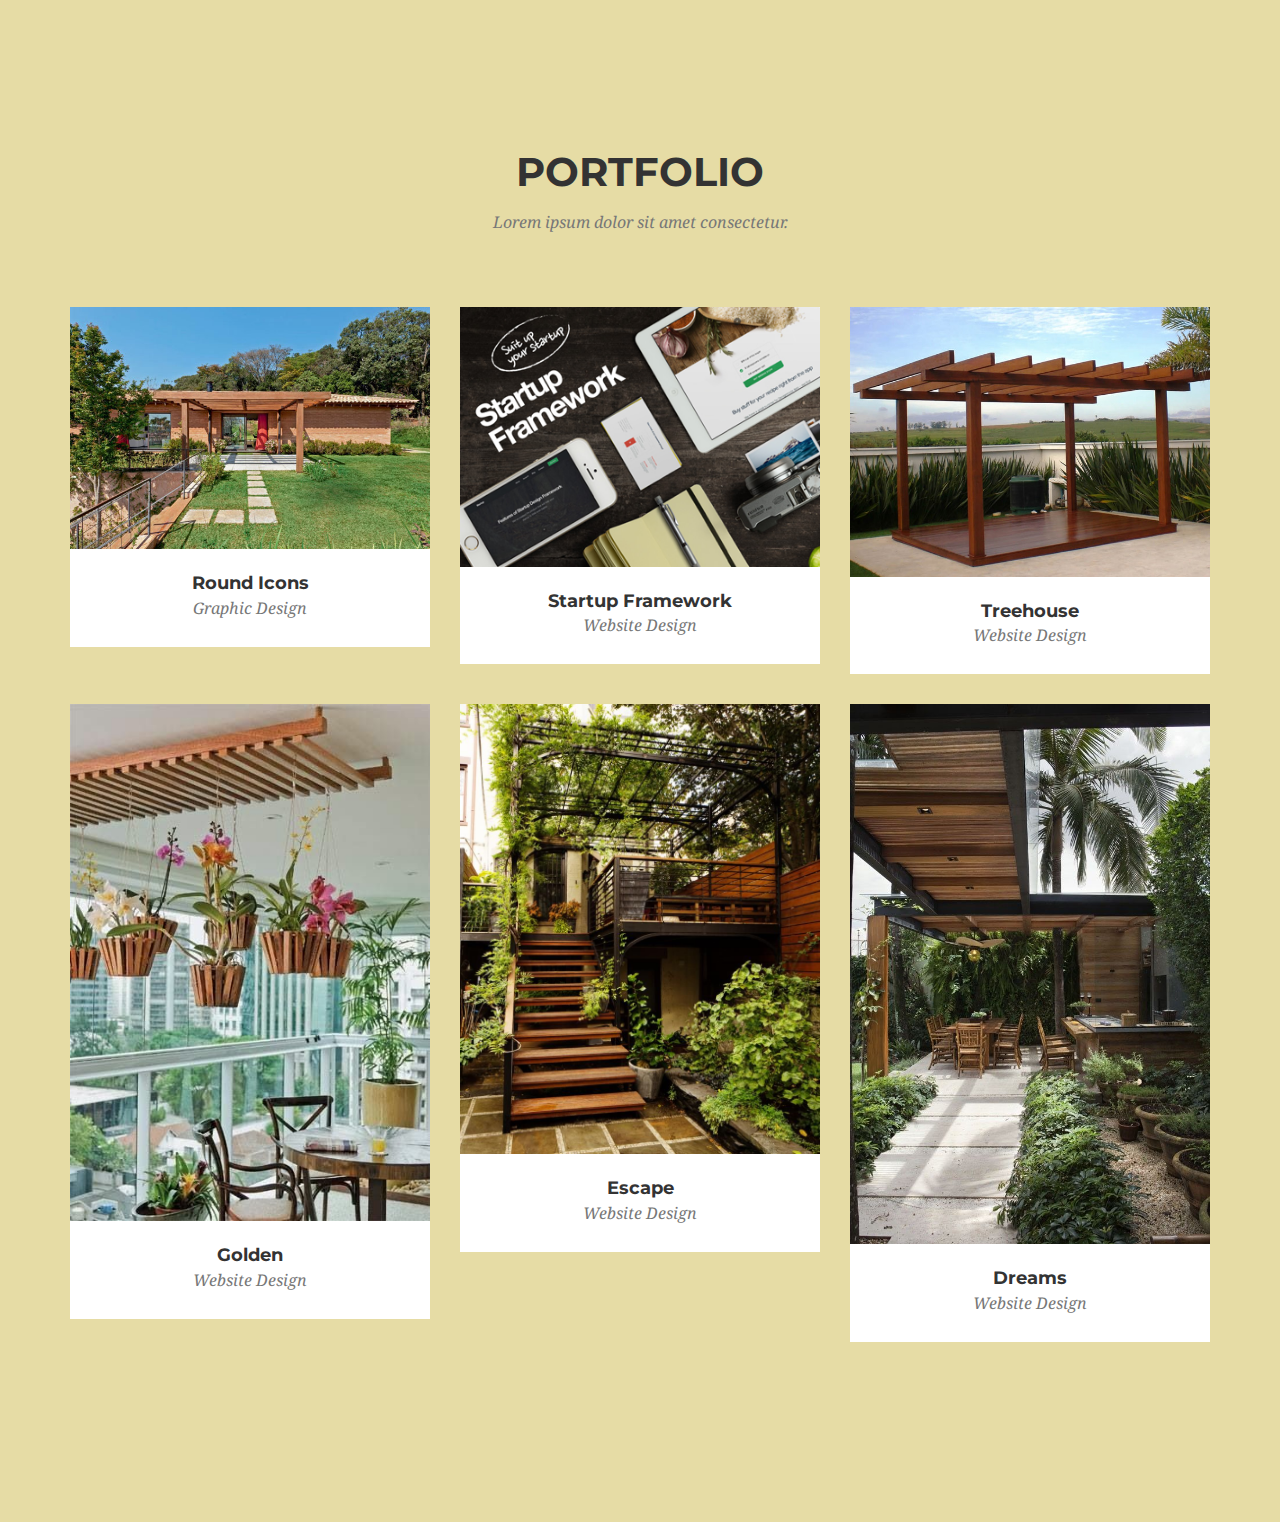
<file: modelo de container de fotos.html>
<html>
<head>
   
    
    
     <meta charset="utf-8"/>
    <meta http-equiv="X-UA-Compatible" content="IE=edge"/>
    <meta name="viewport" content="width=device-width, initial-scale=1"/>
    <meta name="description" content=""/>
    <meta name="author" content=""/>

    <title>Rustico Madeiras</title>

    <!-- Bootstrap Core CSS -->
    <link href="css/bootstrap.min.css" rel="stylesheet"/>

    <!-- Custom CSS -->
    <link href="css/agency.css" rel="stylesheet"/>

    <!-- Custom Fonts -->
    <link href="font-awesome/css/font-awesome.min.css" rel="stylesheet" type="text/css"/>
    <link href="https://fonts.googleapis.com/css?family=Montserrat:400,700" rel="stylesheet" type="text/css"/>
    <link href='https://fonts.googleapis.com/css?family=Kaushan+Script' rel='stylesheet' type='text/css'/>
    <link href='https://fonts.googleapis.com/css?family=Droid+Serif:400,700,400italic,700italic' rel='stylesheet' type='text/css'/>
    <link href='https://fonts.googleapis.com/css?family=Roboto+Slab:400,100,300,700' rel='stylesheet' type='text/css'/>

    <!-- HTML5 Shim and Respond.js IE8 support of HTML5 elements and media queries -->
    <!-- WARNING: Respond.js doesn't work if you view the page via file:// -->
    <!--[if lt IE 9]>
        <script src="https://oss.maxcdn.com/libs/html5shiv/3.7.0/html5shiv.js"></script>
        <script src="https://oss.maxcdn.com/libs/respond.js/1.4.2/respond.min.js"></script>
    <![endif]-->
    
    
</head>

    <section id="portfolio" class="bg-light-gray">
    <div class="container">
            <div class="row">
                <div class="col-lg-12 text-center">
                    <h2 class="section-heading">Portfolio</h2>
                    <h3 class="section-subheading text-muted">Lorem ipsum dolor sit amet consectetur.</h3>
                </div>
            </div>
            <div class="row">
                <div class="col-md-4 col-sm-6 portfolio-item">
                    <a href="#portfolioModal1" class="portfolio-link" data-toggle="modal">
                        <div class="portfolio-hover">
                            <div class="portfolio-hover-content">
                                <i class="fa fa-plus fa-3x"></i>
                            </div>
                        </div>
                        <img src="img/portfolio/roundicons.png" class="img-responsive" alt="">
                    </a>
                    <div class="portfolio-caption">
                        <h4>Round Icons</h4>
                        <p class="text-muted">Graphic Design</p>
                    </div>
                </div>
                <div class="col-md-4 col-sm-6 portfolio-item">
                    <a href="#portfolioModal2" class="portfolio-link" data-toggle="modal">
                        <div class="portfolio-hover">
                            <div class="portfolio-hover-content">
                                <i class="fa fa-plus fa-3x"></i>
                            </div>
                        </div>
                        <img src="img/portfolio/startup-framework.png" class="img-responsive" alt="">
                    </a>
                    <div class="portfolio-caption">
                        <h4>Startup Framework</h4>
                        <p class="text-muted">Website Design</p>
                    </div>
                </div>
                <div class="col-md-4 col-sm-6 portfolio-item">
                    <a href="#portfolioModal3" class="portfolio-link" data-toggle="modal">
                        <div class="portfolio-hover">
                            <div class="portfolio-hover-content">
                                <i class="fa fa-plus fa-3x"></i>
                            </div>
                        </div>
                        <img src="img/portfolio/treehouse.png" class="img-responsive" alt="">
                    </a>
                    <div class="portfolio-caption">
                        <h4>Treehouse</h4>
                        <p class="text-muted">Website Design</p>
                    </div>
                </div>
                <div class="col-md-4 col-sm-6 portfolio-item">
                    <a href="#portfolioModal4" class="portfolio-link" data-toggle="modal">
                        <div class="portfolio-hover">
                            <div class="portfolio-hover-content">
                                <i class="fa fa-plus fa-3x"></i>
                            </div>
                        </div>
                        <img src="img/portfolio/golden.png" class="img-responsive" alt="">
                    </a>
                    <div class="portfolio-caption">
                        <h4>Golden</h4>
                        <p class="text-muted">Website Design</p>
                    </div>
                </div>
                <div class="col-md-4 col-sm-6 portfolio-item">
                    <a href="#portfolioModal5" class="portfolio-link" data-toggle="modal">
                        <div class="portfolio-hover">
                            <div class="portfolio-hover-content">
                                <i class="fa fa-plus fa-3x"></i>
                            </div>
                        </div>
                        <img src="img/portfolio/escape.png" class="img-responsive" alt="">
                    </a>
                    <div class="portfolio-caption">
                        <h4>Escape</h4>
                        <p class="text-muted">Website Design</p>
                    </div>
                </div>
                <div class="col-md-4 col-sm-6 portfolio-item">
                    <a href="#portfolioModal6" class="portfolio-link" data-toggle="modal">
                        <div class="portfolio-hover">
                            <div class="portfolio-hover-content">
                                <i class="fa fa-plus fa-3x"></i>
                            </div>
                        </div>
                        <img src="img/portfolio/dreams.png" class="img-responsive" alt="">
                    </a>
                    <div class="portfolio-caption">
                        <h4>Dreams</h4>
                        <p class="text-muted">Website Design</p>
                    </div>
                </div>
            </div>
        </div>
    
    </section>
    

</html>
</file>
<file: css/agency.css>
body{overflow-x:hidden;font-family:"Roboto Slab","Helvetica Neue",Helvetica,Arial,sans-serif;}.text-muted{color:#777;}.text-primary{color:#fed136;}p{font-size:14px;line-height:1.75}p.large{font-size:16px}a,a:hover,a:focus,a:active,a.active{outline:0}a{color:#fed136; }a:hover,a:focus,a:active,a.active{color:#fec503}
h1,h2,h3,h4,h5,h6{font-family:Montserrat,"Helvetica Neue",Helvetica,Arial,sans-serif;text-transform:uppercase;font-weight:700}
.img-centered{margin:0 auto}
.bg-light-gray{
    background-color:#E6DCA5;
}
.bg-light-gray2{
    background-color: #EDE6C0;
    
}
.bg-darkest-gray{background-color:#222}.btn-primary{color:#fff;background-color:#fed136;border-color:#fed136;font-family:Montserrat,"Helvetica Neue",Helvetica,Arial,sans-serif;text-transform:uppercase;font-weight:700}.btn-primary:hover,.btn-primary:focus,.btn-primary:active,.btn-primary.active,.open .dropdown-toggle.btn-primary{color:#fff;background-color:#fec503;border-color:#f6bf01}.btn-primary:active,.btn-primary.active,.open .dropdown-toggle.btn-primary{background-image:none}.btn-primary.disabled,.btn-primary[disabled],fieldset[disabled] .btn-primary,.btn-primary.disabled:hover,.btn-primary[disabled]:hover,fieldset[disabled] .btn-primary:hover,.btn-primary.disabled:focus,.btn-primary[disabled]:focus,fieldset[disabled] .btn-primary:focus,.btn-primary.disabled:active,.btn-primary[disabled]:active,fieldset[disabled] .btn-primary:active,.btn-primary.disabled.active,.btn-primary[disabled].active,fieldset[disabled] .btn-primary.active{background-color:#fed136;border-color:#fed136}.btn-primary .badge{color:#fed136;background-color:#fff}.btn-xl{color:#fff;background-color:#fed136;border-color:#fed136;font-family:Montserrat,"Helvetica Neue",Helvetica,Arial,sans-serif;text-transform:uppercase;font-weight:700;border-radius:3px;font-size:18px;padding:20px 40px}.btn-xl:hover,.btn-xl:focus,.btn-xl:active,.btn-xl.active,.open .dropdown-toggle.btn-xl{color:#fff;background-color:#fec503;border-color:#f6bf01}.btn-xl:active,.btn-xl.active,.open .dropdown-toggle.btn-xl{background-image:none}.btn-xl.disabled,.btn-xl[disabled],fieldset[disabled] .btn-xl,.btn-xl.disabled:hover,.btn-xl[disabled]:hover,fieldset[disabled] .btn-xl:hover,.btn-xl.disabled:focus,.btn-xl[disabled]:focus,fieldset[disabled] .btn-xl:focus,.btn-xl.disabled:active,.btn-xl[disabled]:active,fieldset[disabled] .btn-xl:active,.btn-xl.disabled.active,.btn-xl[disabled].active,fieldset[disabled] .btn-xl.active{background-color:#fed136;border-color:#fed136}.btn-xl .badge{color:#fed136;background-color:#fff}.navbar-default{background-color:#222;border-color:transparent}

.navbar-default .navbar-brand{color:#fed136;font-family:"Kaushan Script","Helvetica Neue",Helvetica,Arial,cursive}.navbar-default .navbar-brand:hover,.navbar-default .navbar-brand:focus,.navbar-default .navbar-brand:active,.navbar-default .navbar-brand.active{color:#fec503}.navbar-default .navbar-collapse{border-color:rgba(255,255,255,.02)}.navbar-default .navbar-toggle{background-color:#fed136;border-color:#fed136}.navbar-default .navbar-toggle .icon-bar{background-color:#fff}.navbar-default .navbar-toggle:hover,.navbar-default .navbar-toggle:focus{background-color:#fed136}.navbar-default .nav li a{font-family:Montserrat,"Helvetica Neue",Helvetica,Arial,sans-serif;text-transform:uppercase;font-weight:400;letter-spacing:1px;color:#fff}.navbar-default .nav li a:hover,.navbar-default .nav li 
a:focus{/*fica no menu quando clica e depois muda de sessão*/
    color:#fff;
    outline:0}

.navbar-default .navbar-nav>.active>a{ /* cor da quando esta na sessão do menu */
    border-radius:0;
    color:#fff;
    background-color:#994E23
}
.navbar-default .navbar-nav>.active>a:hover,.navbar-default .navbar-nav>.active>a:focus{color:#fff;background-color:#994E23}@media (min-width:768px){.navbar-default{background-color:transparent;padding:25px 0;-webkit-transition:padding .3s;-moz-transition:padding .3s;transition:padding .3s;border:0}.navbar-default .navbar-brand{font-size:2em;-webkit-transition:all .3s;-moz-transition:all .3s;transition:all .3s}.navbar-default .navbar-nav>.active>a{border-radius:3px}

.navbar-default.navbar-shrink{
   background-color: rgba(66,35,5,0.88);
    margin:0 10px;
    padding: 5px;
    border-radius: 0 0 10px 10px;
}
.navbar-default.navbar-shrink .navbar-brand{font-size:1.5em}}header{background-image:url(../img/header-bg.jpg);background-repeat:none;background-attachment:scroll;background-position:center center;-webkit-background-size:cover;-moz-background-size:cover;background-size:cover;-o-background-size:cover;text-align:center;color:#fff}header .intro-text{padding-top:100px;padding-bottom:50px}header .intro-text .intro-lead-in{font-family:"Droid Serif","Helvetica Neue",Helvetica,Arial,sans-serif;font-style:italic;font-size:22px;line-height:22px;margin-bottom:25px}header .intro-text .intro-heading{font-family:Montserrat,"Helvetica Neue",Helvetica,Arial,sans-serif;text-transform:uppercase;font-weight:700;font-size:50px;line-height:50px;margin-bottom:25px}@media (min-width:768px){header .intro-text{padding-top:160px;padding-bottom:50px}header .intro-text .intro-lead-in{font-family:"Droid Serif","Helvetica Neue",Helvetica,Arial,sans-serif;font-style:italic;font-size:40px;line-height:40px;margin-bottom:25px}header .intro-text .intro-heading{font-family:Montserrat,"Helvetica Neue",Helvetica,Arial,sans-serif;text-transform:uppercase;font-weight:700;font-size:75px;line-height:75px;margin-bottom:50px}}section{padding:40px 0}section h2.section-heading{font-size:40px;margin-top:0;margin-bottom:15px}section h3.section-subheading{font-size:16px;font-family:"Droid Serif","Helvetica Neue",Helvetica,Arial,sans-serif;text-transform:none;font-style:italic;font-weight:400;margin-bottom:75px}@media (min-width:768px){section{padding:150px 0}}.service-heading{margin:15px 0;text-transform:none}#portfolio .portfolio-item{margin:0 0 15px;right:0}#portfolio .portfolio-item .portfolio-link{display:block;position:relative;max-width:400px;margin:0 auto}#portfolio .portfolio-item .portfolio-link .portfolio-hover{background:rgba(254,209,54,.9);position:absolute;width:100%;height:100%;opacity:0;transition:all ease .5s;-webkit-transition:all ease .5s;-moz-transition:all ease .5s}#portfolio .portfolio-item .portfolio-link .portfolio-hover:hover{opacity:1}#portfolio .portfolio-item .portfolio-link .portfolio-hover .portfolio-hover-content{position:absolute;width:100%;height:20px;font-size:20px;text-align:center;top:50%;margin-top:-12px;color:#fff}#portfolio .portfolio-item .portfolio-link .portfolio-hover .portfolio-hover-content i{margin-top:-12px}#portfolio .portfolio-item .portfolio-link .portfolio-hover .portfolio-hover-content h3,#portfolio .portfolio-item .portfolio-link .portfolio-hover .portfolio-hover-content h4{margin:0}#portfolio .portfolio-item .portfolio-caption{max-width:400px;margin:0 auto;background-color:#fff;text-align:center;padding:25px}#portfolio .portfolio-item .portfolio-caption h4{text-transform:none;margin:0}#portfolio .portfolio-item .portfolio-caption p{font-family:"Droid Serif","Helvetica Neue",Helvetica,Arial,sans-serif;font-style:italic;font-size:16px;margin:0}#portfolio *{z-index:2}@media (min-width:767px){#portfolio .portfolio-item{margin:0 0 30px}}.timeline{list-style:none;padding:0;position:relative}.timeline:before{top:0;bottom:0;position:absolute;content:"";width:2px;background-color:#f1f1f1;left:40px;margin-left:-1.5px}.timeline>li{margin-bottom:50px;position:relative;min-height:50px}.timeline>li:before,.timeline>li:after{content:" ";display:table}.timeline>li:after{clear:both}.timeline>li .timeline-panel{width:100%;float:right;padding:0 20px 0 100px;position:relative;text-align:left}.timeline>li .timeline-panel:before{border-left-width:0;border-right-width:15px;left:-15px;right:auto}.timeline>li .timeline-panel:after{border-left-width:0;border-right-width:14px;left:-14px;right:auto}.timeline>li .timeline-image{left:0;margin-left:0;width:80px;height:80px;position:absolute;z-index:100;background-color:#fed136;color:#fff;border-radius:100%;border:7px solid #f1f1f1;text-align:center}.timeline>li .timeline-image h4{font-size:10px;margin-top:12px;line-height:14px}.timeline>li.timeline-inverted>.timeline-panel{float:right;text-align:left;padding:0 20px 0 100px}.timeline>li.timeline-inverted>.timeline-panel:before{border-left-width:0;border-right-width:15px;left:-15px;right:auto}.timeline>li.timeline-inverted>.timeline-panel:after{border-left-width:0;border-right-width:14px;left:-14px;right:auto}.timeline>li:last-child{margin-bottom:0}.timeline .timeline-heading h4{margin-top:0;color:inherit}.timeline .timeline-heading h4.subheading{text-transform:none}.timeline .timeline-body>p,.timeline .timeline-body>ul{margin-bottom:0}@media (min-width:768px){.timeline:before{left:50%}.timeline>li{margin-bottom:100px;min-height:100px}.timeline>li .timeline-panel{width:41%;float:left;padding:0 20px 20px 30px;text-align:right}.timeline>li .timeline-image{width:100px;height:100px;left:50%;margin-left:-50px}.timeline>li .timeline-image h4{font-size:13px;margin-top:16px;line-height:18px}.timeline>li.timeline-inverted>.timeline-panel{float:right;text-align:left;padding:0 30px 20px 20px}}@media (min-width:992px){.timeline>li{min-height:150px}.timeline>li .timeline-panel{padding:0 20px 20px}.timeline>li .timeline-image{width:150px;height:150px;margin-left:-75px}.timeline>li .timeline-image h4{font-size:18px;margin-top:30px;line-height:26px}.timeline>li.timeline-inverted>.timeline-panel{padding:0 20px 20px}}@media (min-width:1200px){.timeline>li{min-height:170px}.timeline>li .timeline-panel{padding:0 20px 20px 100px}.timeline>li .timeline-image{width:170px;height:170px;margin-left:-85px}.timeline>li .timeline-image h4{margin-top:40px}.timeline>li.timeline-inverted>.timeline-panel{padding:0 100px 20px 20px}}.team-member{text-align:center;margin-bottom:50px}.team-member img{margin:0 auto;border:7px solid #fff}.team-member h4{margin-top:25px;margin-bottom:0;text-transform:none}.team-member p{margin-top:0}aside.clients img{margin:50px auto}section#contact{background-color:#222;background-image:url(../img/map-image.png);background-position:center;background-repeat:no-repeat}section#contact .section-heading{color:#fff}section#contact .form-group{margin-bottom:25px}section#contact .form-group input,section#contact .form-group textarea{padding:20px}section#contact .form-group input.form-control{height:auto}section#contact .form-group textarea.form-control{height:236px}section#contact .form-control:focus{border-color:#fed136;box-shadow:none}section#contact ::-webkit-input-placeholder{font-family:Montserrat,"Helvetica Neue",Helvetica,Arial,sans-serif;text-transform:uppercase;font-weight:700;color:#bbb}section#contact :-moz-placeholder{font-family:Montserrat,"Helvetica Neue",Helvetica,Arial,sans-serif;text-transform:uppercase;font-weight:700;color:#bbb}section#contact ::-moz-placeholder{font-family:Montserrat,"Helvetica Neue",Helvetica,Arial,sans-serif;text-transform:uppercase;font-weight:700;color:#bbb}section#contact :-ms-input-placeholder{font-family:Montserrat,"Helvetica Neue",Helvetica,Arial,sans-serif;text-transform:uppercase;font-weight:700;color:#bbb}section#contact .text-danger{color:#e74c3c}footer{padding:25px 0;text-align:center}footer span.copyright{line-height:40px;font-family:Montserrat,"Helvetica Neue",Helvetica,Arial,sans-serif;text-transform:uppercase;text-transform:none}footer ul.quicklinks{margin-bottom:0;line-height:40px;font-family:Montserrat,"Helvetica Neue",Helvetica,Arial,sans-serif;text-transform:uppercase;text-transform:none}ul.social-buttons{margin-bottom:0}ul.social-buttons li a{display:block;background-color:#222;height:40px;width:40px;border-radius:100%;font-size:20px;line-height:40px;color:#fff;outline:0;-webkit-transition:all .3s;-moz-transition:all .3s;transition:all .3s}ul.social-buttons li a:hover,ul.social-buttons li a:focus,ul.social-buttons li a:active{background-color:#fed136}.btn:focus,.btn:active,.btn.active,.btn:active:focus{outline:0}.portfolio-modal .modal-content{border-radius:0;background-clip:border-box;-webkit-box-shadow:none;box-shadow:none;border:0;min-height:100%;padding:100px 0;text-align:center}.portfolio-modal .modal-content h2{margin-bottom:15px;font-size:3em}.portfolio-modal .modal-content p{margin-bottom:30px}.portfolio-modal .modal-content p.item-intro{margin:20px 0 30px;font-family:"Droid Serif","Helvetica Neue",Helvetica,Arial,sans-serif;font-style:italic;font-size:16px}.portfolio-modal .modal-content ul.list-inline{margin-bottom:30px;margin-top:0}.portfolio-modal .modal-content img{margin-bottom:30px}.portfolio-modal .close-modal{position:absolute;width:75px;height:75px;background-color:transparent;top:25px;right:25px;cursor:pointer}.portfolio-modal .close-modal:hover{opacity:.3}.portfolio-modal .close-modal .lr{height:75px;width:1px;margin-left:35px;background-color:#222;transform:rotate(45deg);-ms-transform:rotate(45deg);-webkit-transform:rotate(45deg);z-index:1051}.portfolio-modal .close-modal .lr .rl{height:75px;width:1px;background-color:#222;transform:rotate(90deg);-ms-transform:rotate(90deg);-webkit-transform:rotate(90deg);z-index:1052}.portfolio-modal .modal-backdrop{opacity:0;display:none}::-moz-selection{text-shadow:none;background:#fed136}::selection{text-shadow:none;background:#fed136}img::selection{background:0 0}img::-moz-selection{background:0 0}body{webkit-tap-highlight-color:#fed136}

 
*{
    
}
.navbar{ 
    background-color: rgba(66,35,5,.7);
    margin:0 10px;
    padding: 5px;
    border-radius: 0 0 10px 10px;
    border-style: outset;
}
#bs-example-navbar-collapse-1{
    
    background-color: ;
}
section
</file>
